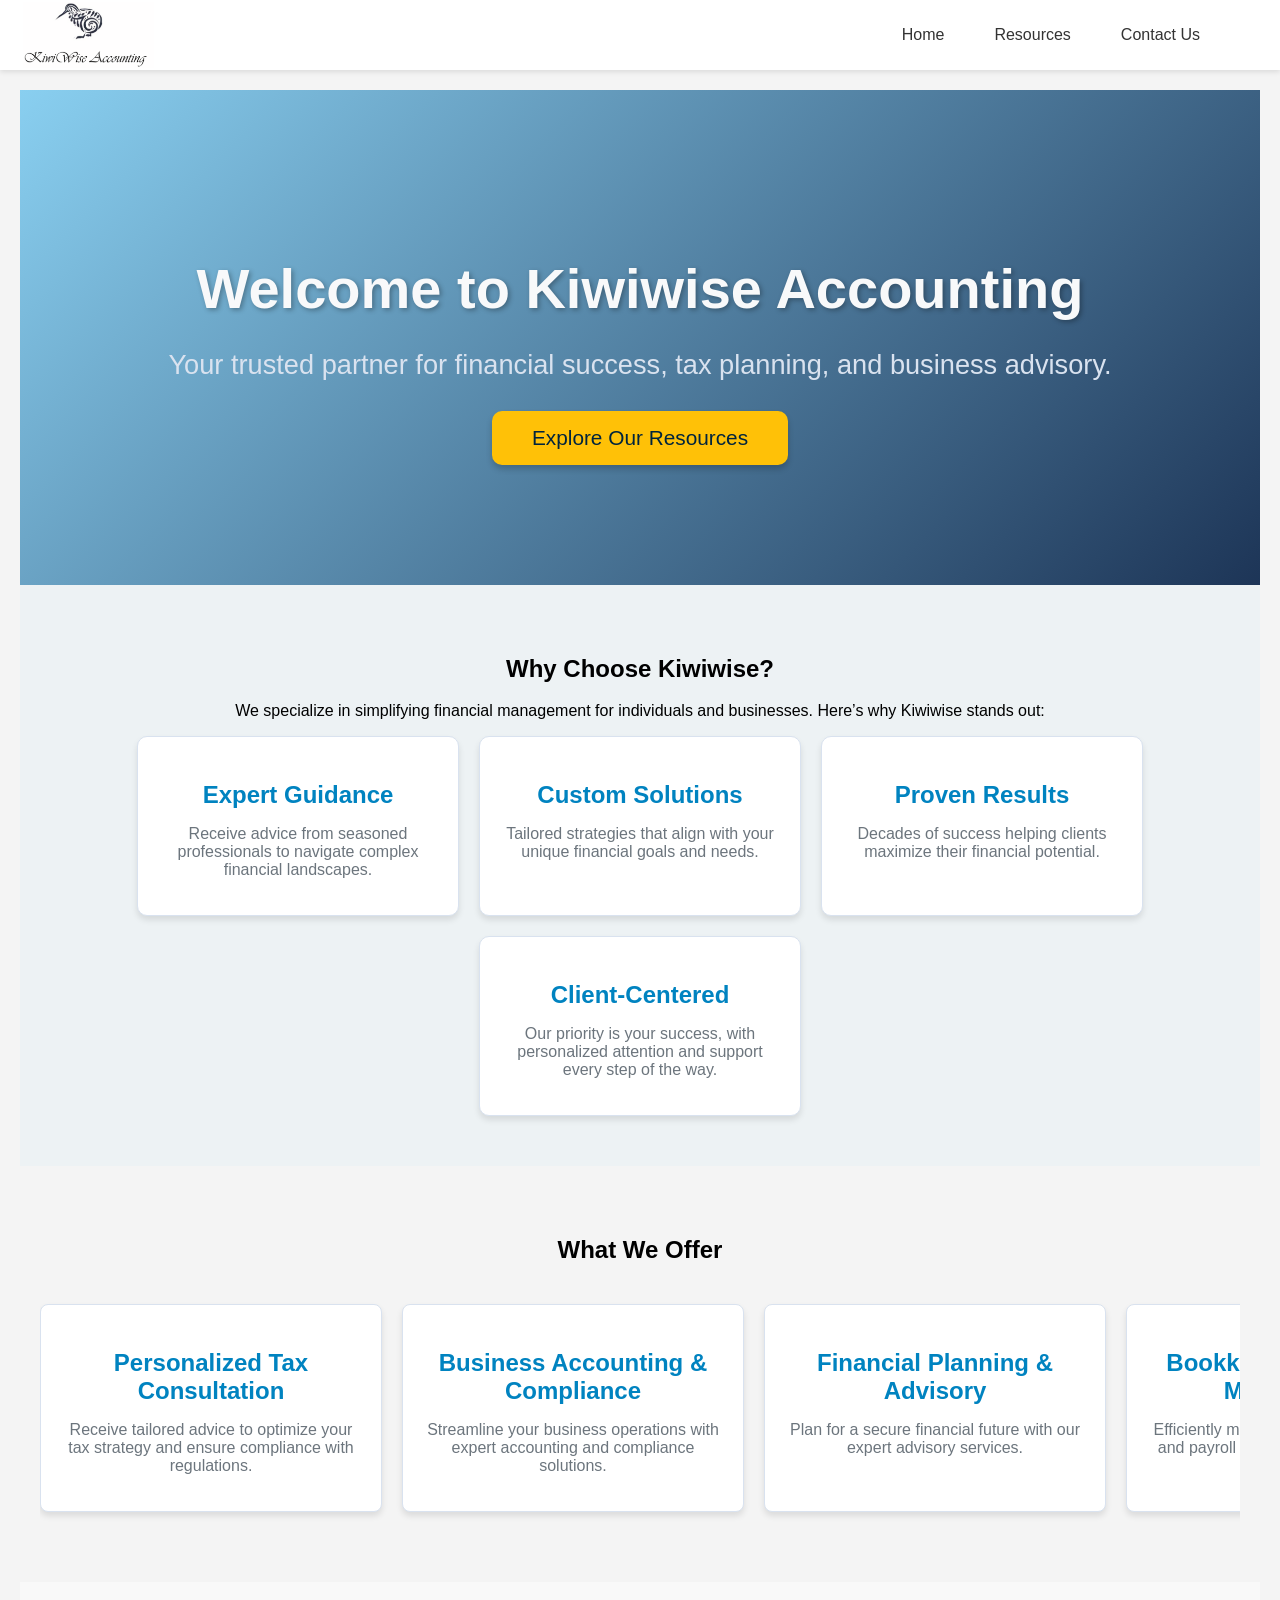
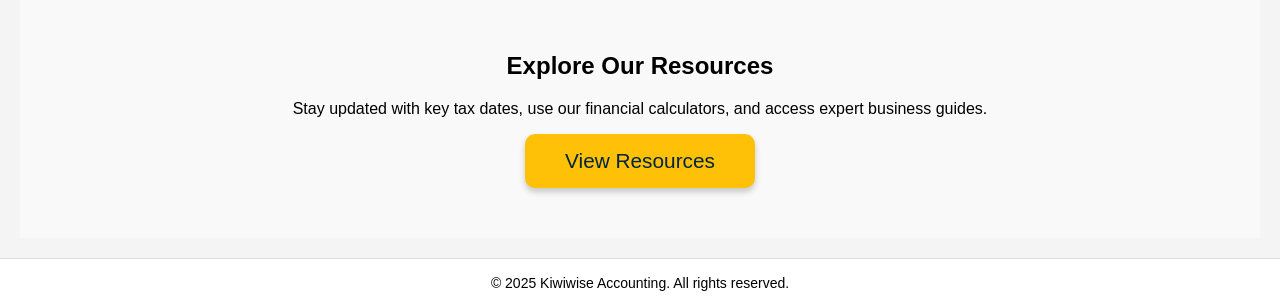
<file: index.html>
<!DOCTYPE html>
<html lang="en">
<head>
    <meta charset="UTF-8">
    <meta name="viewport" content="width=device-width, initial-scale=1.0">
    <link rel="stylesheet" href="style.css">
    <script src="script.js"></script>
    <link rel="icon" type="image/png" href="images/tabicon.png"> <!-- Add this line -->
    <title>Home - Kiwiwise</title>
    <style>
        /* Hero Section */
        .home-hero {
            position: relative;
            background: linear-gradient(135deg, #89CFF0, #1D3557);
            text-align: center;
            padding: 120px 20px;
            color: #F8F9FA;
        }
        .home-hero h1 {
            font-size: 3.5em;
            margin-bottom: 20px;
            font-weight: bold;
            text-shadow: 2px 2px 5px rgba(0, 0, 0, 0.3);
        }
        .home-hero p {
            font-size: 1.7em;
            margin-bottom: 30px;
            color: #D9E2EF;
        }
        .home-cta-button {
            display: inline-block;
            background: #FFC107; /* Gold color */
            color: #00243D;
            padding: 15px 40px;
            font-size: 1.3em;
            text-decoration: none;
            border-radius: 10px;
            box-shadow: 0 4px 6px rgba(0, 0, 0, 0.2);
            transition: all 0.3s ease-in-out;
        }
        .home-cta-button:hover {
            background: #FFA000; /* Darker gold */
            color: #FFFFFF;
            box-shadow: 0 6px 10px rgba(0, 0, 0, 0.3);
            transform: translateY(-3px);
        }

        /* About Section */
        .home-about {
            padding: 50px 20px;
            text-align: center;
            background: #EDF2F4;
        }

        .home-about-list {
            display: flex;
            justify-content: center;
            flex-wrap: wrap;
            gap: 20px;
        }

        .home-about-item {
            background: #FFFFFF;
            border: 1px solid #D9E2EF;
            border-radius: 10px;
            padding: 20px;
            width: 280px;
            text-align: center;
            box-shadow: 0 4px 6px rgba(0, 0, 0, 0.1);
            transition: transform 0.3s ease, box-shadow 0.3s ease;
        }

        .home-about-item:hover {
            transform: translateY(-5px);
            box-shadow: 0 6px 10px rgba(0, 0, 0, 0.2);
        }

        .home-about-item h3 {
            font-size: 1.5em;
            margin-bottom: 10px;
            color: #0083c0;
        }

        .home-about-item p {
            font-size: 1em;
            color: #6C757D;
        }


        /* Services Section */
        .home-services {
            padding: 50px 20px;
            text-align: center;
        }
        .home-service-slider {
            display: flex;
            overflow-x: auto;
            scroll-snap-type: x mandatory;
            gap: 20px;
            padding: 20px 0;
        }
        .home-service-card {
            flex: 0 0 300px;
            scroll-snap-align: start;
            background: #FFFFFF;
            border: 1px solid #D9E2EF;
            border-radius: 8px;
            padding: 20px;
            box-shadow: 0 4px 6px rgba(0, 0, 0, 0.1);
            transition: transform 0.3s ease, box-shadow 0.3s ease;
        }
        .home-service-card:hover {
            transform: translateY(-5px);
            box-shadow: 0 6px 10px rgba(0, 0, 0, 0.2);
        }
        .home-service-card h3 {
            font-size: 1.5em;
            margin-bottom: 10px;
            color: #0083c0;
        }
        .home-service-card p {
            font-size: 1em;
            color: #6C757D;
        }

        /* Resources Section */
        .home-resources {
            padding: 50px 20px;
            text-align: center;
            background: #F9F9F9;
        }

    </style>
</head>
<body>
    <header>
        <div class="header-container">
            <div class="logo">
                <a href="index.html">
                    <img src="images/logo.png" alt="Kiwiwise Logo">
                </a>
            </div>
            <nav>
                <ul class="navbar">
                    <li><a href="index.html">Home</a></li>
                    <li class="dropdown">
                        <a href="resources.html">Resources</a>
                        <ul class="dropdown-menu">
                            <li><a href="resources/resources-keydates.html">Key Dates</a></li>
                            <li><a href="resources/resources-questionnaires.html">Questionnaires</a></li>
                            <li><a href="resources/resources-calculators.html">Calculators</a></li>
                        </ul>
                    </li>
                    <li><a href="contact.html">Contact Us</a></li>
                </ul>
                <div class="hamburger" onclick="toggleMenu()">
                    <div></div>
                    <div></div>
                    <div></div>
                </div>
            </nav>
        </div>
        <div class="mobile-menu">
            <a href="index.html">Home</a>
            <a href="resources.html">Resources</a>
            <a href="contact.html">Contact Us</a>
        </div>
    </header>

    <main>
        <section class="home-hero">
            <h1>Welcome to Kiwiwise Accounting</h1>
            <p>Your trusted partner for financial success, tax planning, and business advisory.</p>
            <a href="resources.html" class="home-cta-button">Explore Our Resources</a>
        </section>

        <section class="home-about">
            <h2>Why Choose Kiwiwise?</h2>
            <p>We specialize in simplifying financial management for individuals and businesses. Here’s why Kiwiwise stands out:</p>
            <div class="home-about-list">
                <div class="home-about-item">
                    <h3>Expert Guidance</h3>
                    <p>Receive advice from seasoned professionals to navigate complex financial landscapes.</p>
                </div>
                <div class="home-about-item">
                    <h3>Custom Solutions</h3>
                    <p>Tailored strategies that align with your unique financial goals and needs.</p>
                </div>
                <div class="home-about-item">
                    <h3>Proven Results</h3>
                    <p>Decades of success helping clients maximize their financial potential.</p>
                </div>
                <div class="home-about-item">
                    <h3>Client-Centered</h3>
                    <p>Our priority is your success, with personalized attention and support every step of the way.</p>
                </div>
            </div>
        </section>

        <section class="home-services">
            <h2>What We Offer</h2>
            <div class="home-service-slider">
                <div class="home-service-card">
                    <h3>Personalized Tax Consultation</h3>
                    <p>Receive tailored advice to optimize your tax strategy and ensure compliance with regulations.</p>
                </div>
                <div class="home-service-card">
                    <h3>Business Accounting & Compliance</h3>
                    <p>Streamline your business operations with expert accounting and compliance solutions.</p>
                </div>
                <div class="home-service-card">
                    <h3>Financial Planning & Advisory</h3>
                    <p>Plan for a secure financial future with our expert advisory services.</p>
                </div>
                <div class="home-service-card">
                    <h3>Bookkeeping & Payroll Management</h3>
                    <p>Efficiently manage your financial records and payroll processes with our support.</p>
                </div>
                <div class="home-service-card">
                    <h3>GST & Tax Return Filing</h3>
                    <p>Ensure accurate and timely GST and tax return filings with our help.</p>
                </div>
                <div class="home-service-card">
                    <h3>Investment and Retirement Planning</h3>
                    <p>Secure your future with strategic investment and retirement planning.</p>
                </div>
            </div>
        </section>

        <section class="home-resources">
            <h2>Explore Our Resources</h2>
            <p>Stay updated with key tax dates, use our financial calculators, and access expert business guides.</p>
            <a href="resources.html" class="home-cta-button">View Resources</a>
        </section>
    </main>

    <footer>
        <p>&copy; 2025 Kiwiwise Accounting. All rights reserved.</p>
    </footer>
</body>
</html>
</file>
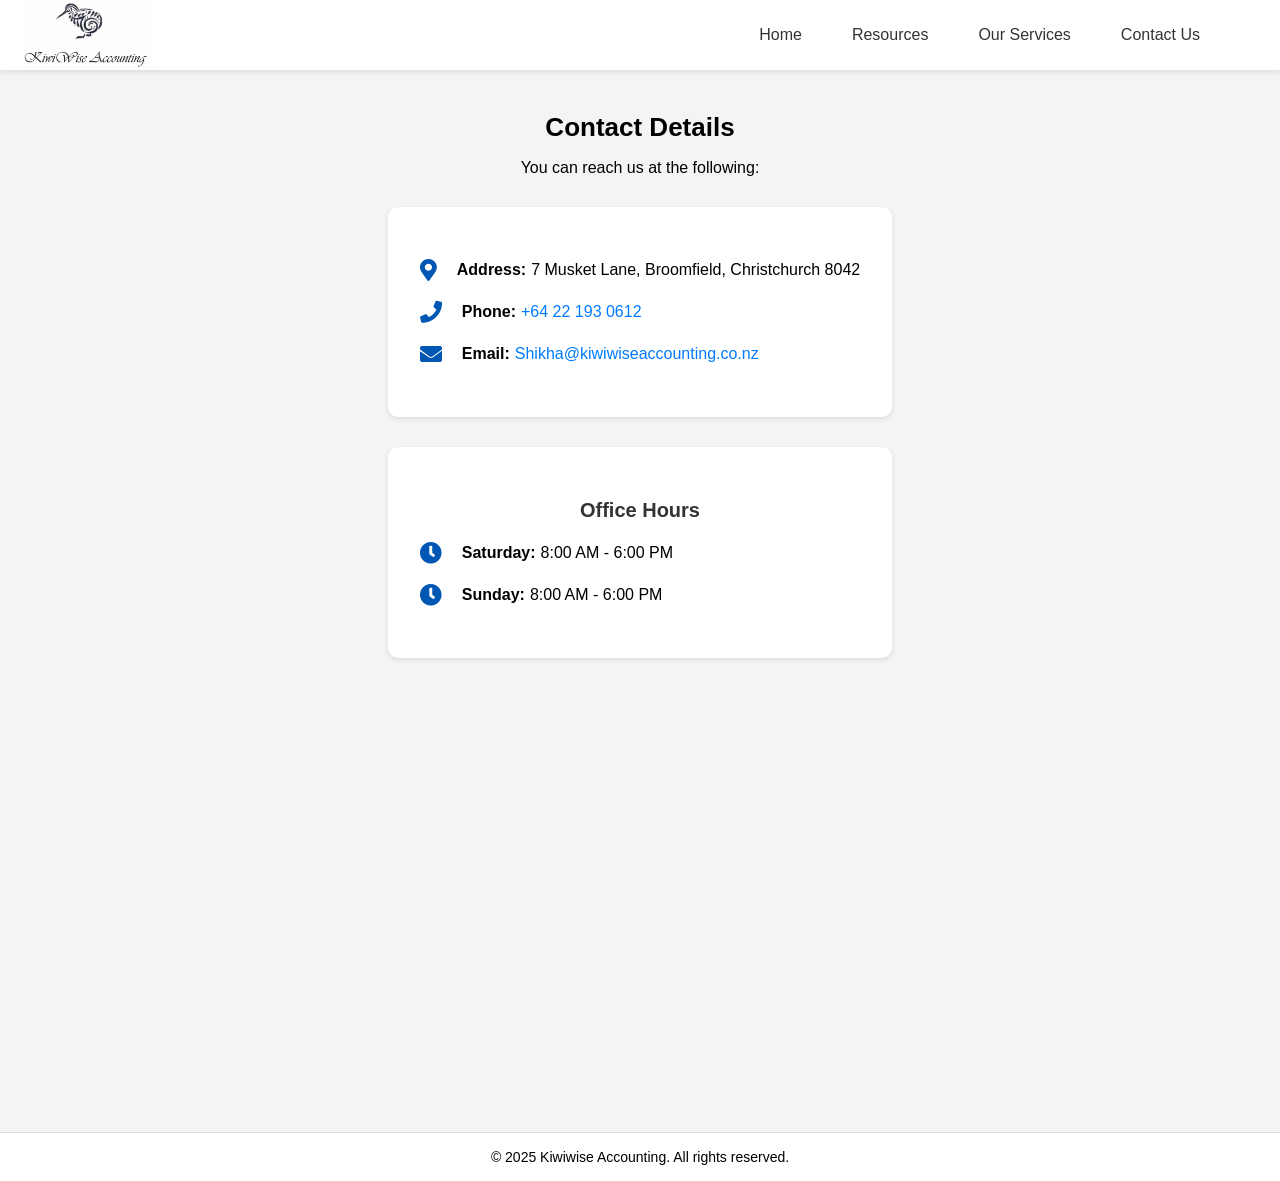
<file: contact.html>
<!DOCTYPE html>
<html lang="en">
<head>
    <meta charset="UTF-8">
    <meta name="viewport" content="width=device-width, initial-scale=1.0">
    <link rel="stylesheet" href="style.css">
    <link rel="icon" type="image/png" href="images/tabicon.png"> <!-- Add this line -->
    <link rel="stylesheet" href="https://cdnjs.cloudflare.com/ajax/libs/font-awesome/5.15.4/css/all.min.css">
    <script src="script.js"></script>
    <title>Contact Us - Kiwiwise</title>
</head>
<body>
    <!-- Header -->
    <header>
        <div class="header-container">
            <div class="logo">
                <a href="index.html">
                    <img src="images/logo.png" alt="Kiwiwise Logo">
                </a>
            </div>
            <nav>
                <ul class="navbar">
                    <li><a href="index.html">Home</a></li>
                    <li class="dropdown">
                        <a href="resources.html">Resources</a>
                        <ul class="dropdown-menu">
                            <li><a href="resources/resources-keydates.html">Key Dates</a></li>
                            <li><a href="resources/resources-questionnaires.html">Questionnaires</a></li>
                            <li><a href="resources/resources-calculators.html">Calculators</a></li>
                        </ul>
                    </li>
                    <li><a href="services.html">Our Services</a></li>
                    <li><a href="contact.html">Contact Us</a></li>
                </ul>
                <div class="hamburger" onclick="toggleMenu()">
                    <div></div>
                    <div></div>
                    <div></div>
                </div>
            </nav>
        </div>
        <div class="mobile-menu">
            <a href="index.html">Home</a>
            <a href="resources.html">Resources</a>
            <a href="contact.html">Contact Us</a>
        </div>
    </header>

    <main id="contact">
        <h2>Contact Details</h2>
        <p>You can reach us at the following:</p>
        <div class="contact-card">
            <ul>
                <li><i class="fas fa-map-marker-alt"></i> <strong>Address:</strong> 7 Musket Lane, Broomfield, Christchurch 8042</li>
                <li><i class="fas fa-phone"></i> <strong>Phone:</strong> <a href="tel:+64221930612">+64 22 193 0612</a></li>
                <li><i class="fas fa-envelope"></i> <strong>Email:</strong> <a href="mailto:Shikha@kiwiwiseaccounting.co.nz">Shikha@kiwiwiseaccounting.co.nz</a></li>
            </ul>
        </div>

        <div class="open-hours">
            <h3>Office Hours</h3>
            <ul>
                <li><i class="fas fa-clock"></i> <strong>Saturday:</strong> 8:00 AM - 6:00 PM</li>
                <li><i class="fas fa-clock"></i> <strong>Sunday:</strong>8:00 AM - 6:00 PM</li>
            </ul>
        </div>

        <iframe
            src="https://www.google.com/maps/embed?pb=!1m18!1m12!1m3!1d3153.7997611409784!2d172.5415958153138!3d-43.51708477912768!2m3!1f0!2f0!3f0!3m2!1i1024!2i768!4f13.1!3m3!1m2!1s0x6d318b70546d7637%3A0x9d25c681c518f281!2s7%20Musket%20Lane%2C%20Broomfield%2C%20Christchurch%208042%2C%20New%20Zealand!5e0!3m2!1sen!2sus!4v1672605970945"
            width="100%"
            height="400"
            style="border:0; margin-top: 20px; border-radius: 10px;"
            allowfullscreen=""
           >
        </iframe>
    </main>
    
    <footer>
        <p>&copy; 2025 Kiwiwise Accounting. All rights reserved.</p>
    </footer>
</body>
</html>
</file>
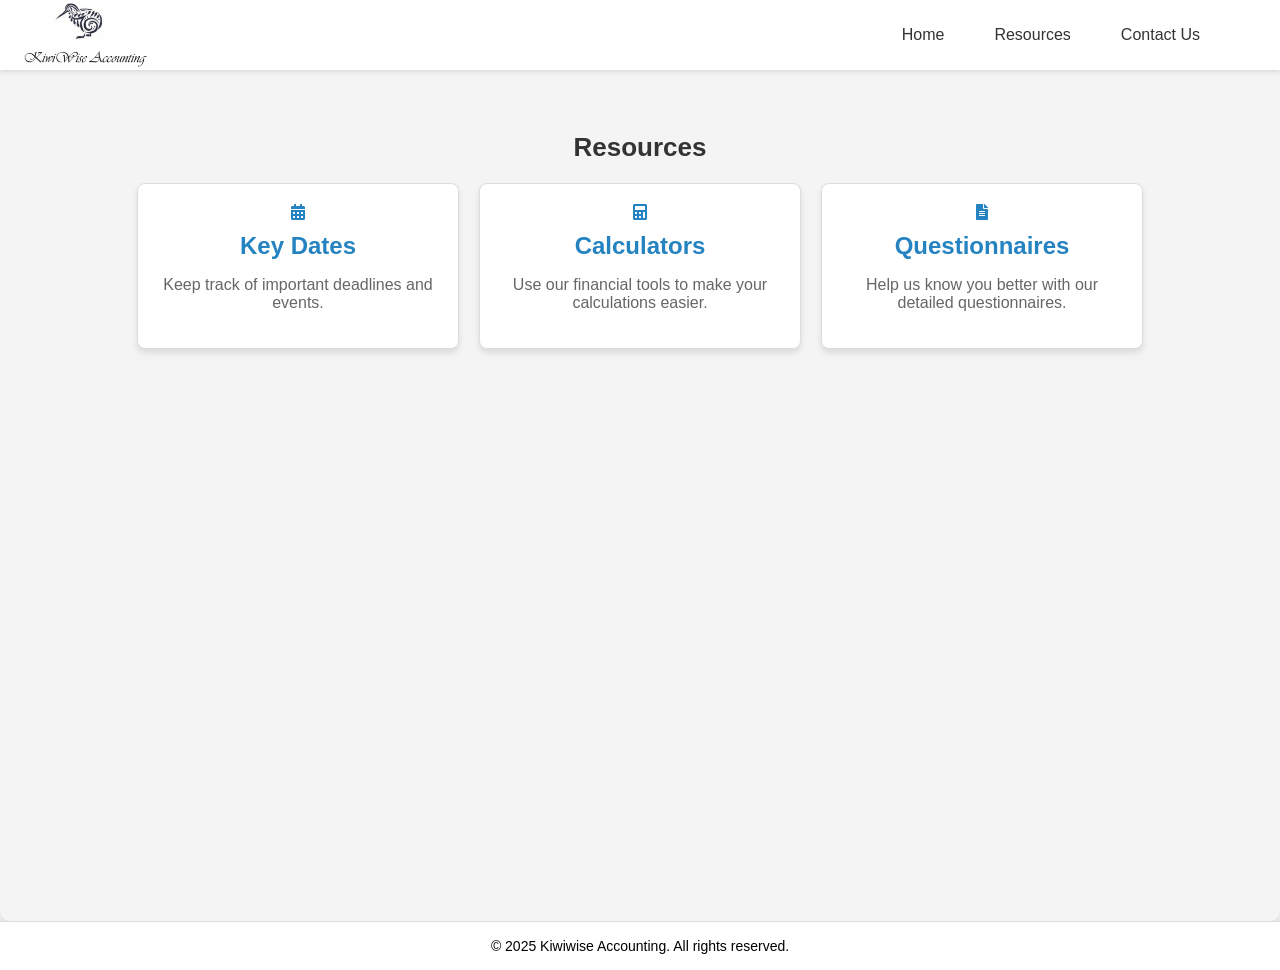
<file: resources.html>
<!DOCTYPE html>
<html lang="en">
<head>
    <meta charset="UTF-8">
    <meta name="viewport" content="width=device-width, initial-scale=1.0">
    <link rel="stylesheet" href="style.css">
    <script src="script.js"></script>
    <link rel="icon" type="image/png" href="images/tabicon.png"> <!-- Add this line -->
    <link rel="stylesheet" href="https://cdnjs.cloudflare.com/ajax/libs/font-awesome/5.15.4/css/all.min.css">
    <title>Resources - Kiwiwise</title>
</head>
<body>
    <!-- Header -->
    <header>
        <div class="header-container">
            <div class="logo">
                <a href="index.html">
                    <img src="images/logo.png" alt="Kiwiwise Logo">
                </a>
            </div>
            <nav>
                <ul class="navbar">
                    <li><a href="index.html">Home</a></li>
                    <li class="dropdown">
                        <a href="resources.html">Resources</a>
                        <ul class="dropdown-menu">
                            <li><a href="resources/resources-keydates.html">Key Dates</a></li>
                            <li><a href="resources/resources-calculators.html">Calculators</a></li>
                            <li><a href="resources/resources-questionnaires.html">Questionnaires</a></li>
                        </ul>
                    </li>
                    <li><a href="contact.html">Contact Us</a></li>
                </ul>
                <div class="hamburger" onclick="toggleMenu()">
                    <div></div>
                    <div></div>
                    <div></div>
                </div>
            </nav>
        </div>
        <div class="mobile-menu">
            <a href="index.html">Home</a>
            <a href="resources.html">Resources</a>
            <a href="contact.html">Contact Us</a>
        </div>
    </header>

    <main id="resources-main">
        <h2>Resources</h2>
        <div class="resource-links">
            <a href="resources/resources-keydates.html" class="resource-card">
                <i class="fas fa-calendar-alt icon"></i>
                <h3>Key Dates</h3>
                <p>Keep track of important deadlines and events.</p>
            </a>
            <a href="resources/resources-calculators.html" class="resource-card">
                <i class="fas fa-calculator icon"></i>
                <h3>Calculators</h3>
                <p>Use our financial tools to make your calculations easier.</p>
            </a>
            <a href="resources/resources-questionnaires.html" class="resource-card">
                <i class="fas fa-file-alt icon"></i>
                <h3>Questionnaires</h3>
                <p>Help us know you better with our detailed questionnaires.</p>
            </a>
        </div>
    </main>
    
    <footer>
        <p>&copy; 2025 Kiwiwise Accounting. All rights reserved.</p>
    </footer>
</body>
</html>
</file>
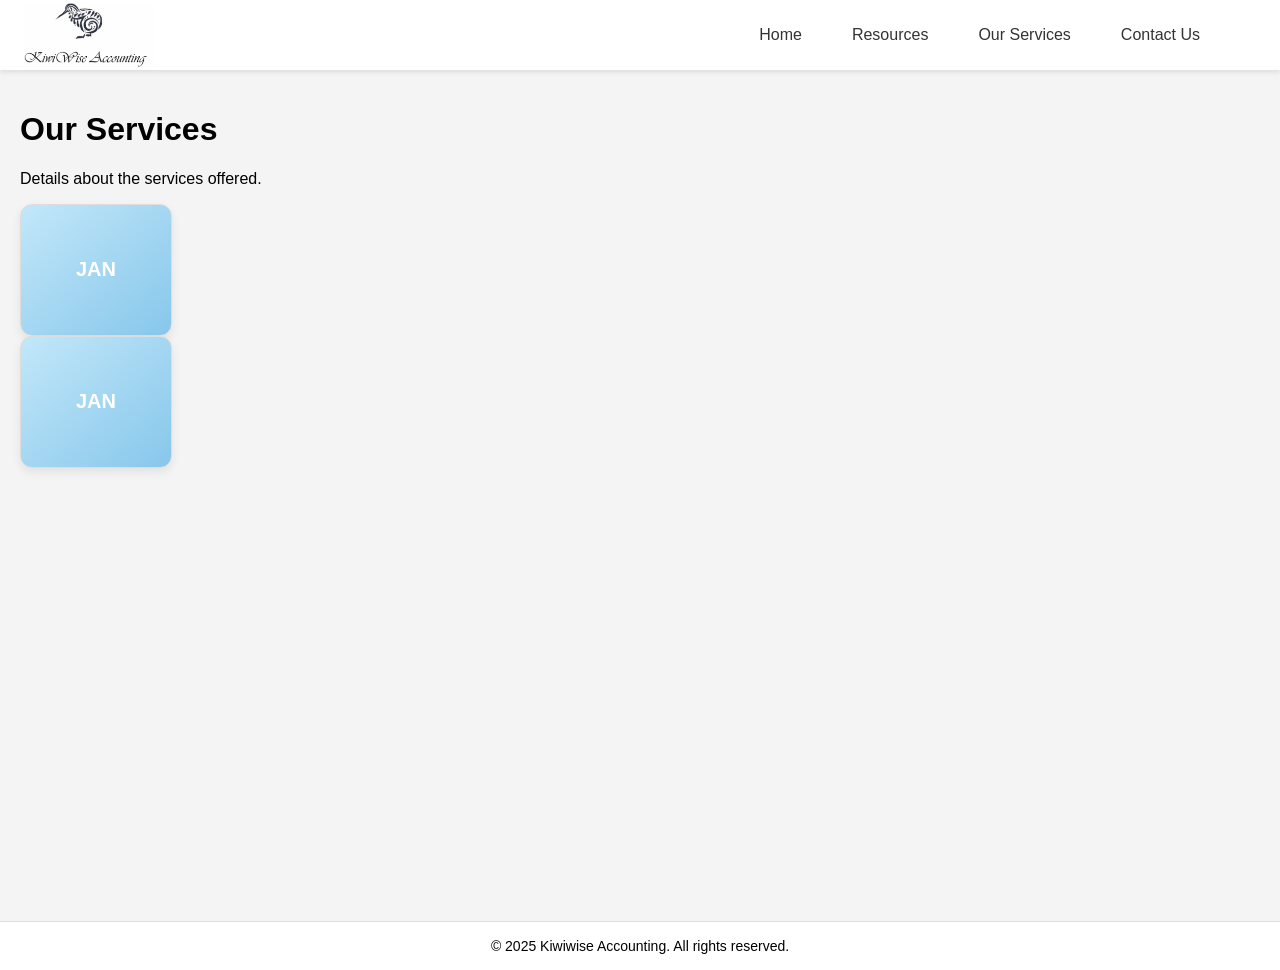
<file: services.html>
<!DOCTYPE html>
<html lang="en">
<head>
    <meta charset="UTF-8">
    <meta name="viewport" content="width=device-width, initial-scale=1.0">
    <link rel="stylesheet" href="style.css">
    <link rel="icon" type="image/png" href="images/tabicon.png">
    <script src="script.js"></script>
    <title>Our Services - Kiwiwise</title>
</head>
<body>
    <!-- Header -->
    <header>
        <div class="header-container">
            <div class="logo">
                <a href="index.html">
                    <img src="images/logo.png" alt="Kiwiwise Logo">
                </a>
            </div>
            <nav>
                <ul class="navbar">
                    <li><a href="index.html">Home</a></li>
                    <li class="dropdown">
                        <a href="resources.html">Resources</a>
                        <ul class="dropdown-menu">
                            <li><a href="resources/resources-keydates.html">Key Dates</a></li>
                            <li><a href="resources/resources-questionnaires.html">Questionnaires</a></li>
                            <li><a href="resources/resources-calculators.html">Calculators</a></li>
                        </ul>
                    </li>
                    <li><a href="services.html">Our Services</a></li>
                    <li><a href="contact.html">Contact Us</a></li>
                </ul>
                <div class="hamburger" onclick="toggleMenu()">
                    <div></div>
                    <div></div>
                    <div></div>
                </div>
            </nav>
        </div>
        <div class="mobile-menu">
            <a href="index.html">Home</a>
            <a href="resources.html">Resources</a>
            <a href="contact.html">Contact Us</a>
        </div>
    </header>

    <main>
        <h1>Our Services</h1>
        <p>Details about the services offered.</p>
        <div class="month-card cue">
            <div class="month-abbreviation">JAN</div>
        </div>
                <div class="month-card cue">
            <div class="month-abbreviation">JAN</div>
        </div>
    </main>

    <footer>
        <p>&copy; 2025 Kiwiwise Accounting. All rights reserved.</p>
    </footer>
</body>
</html>
</file>
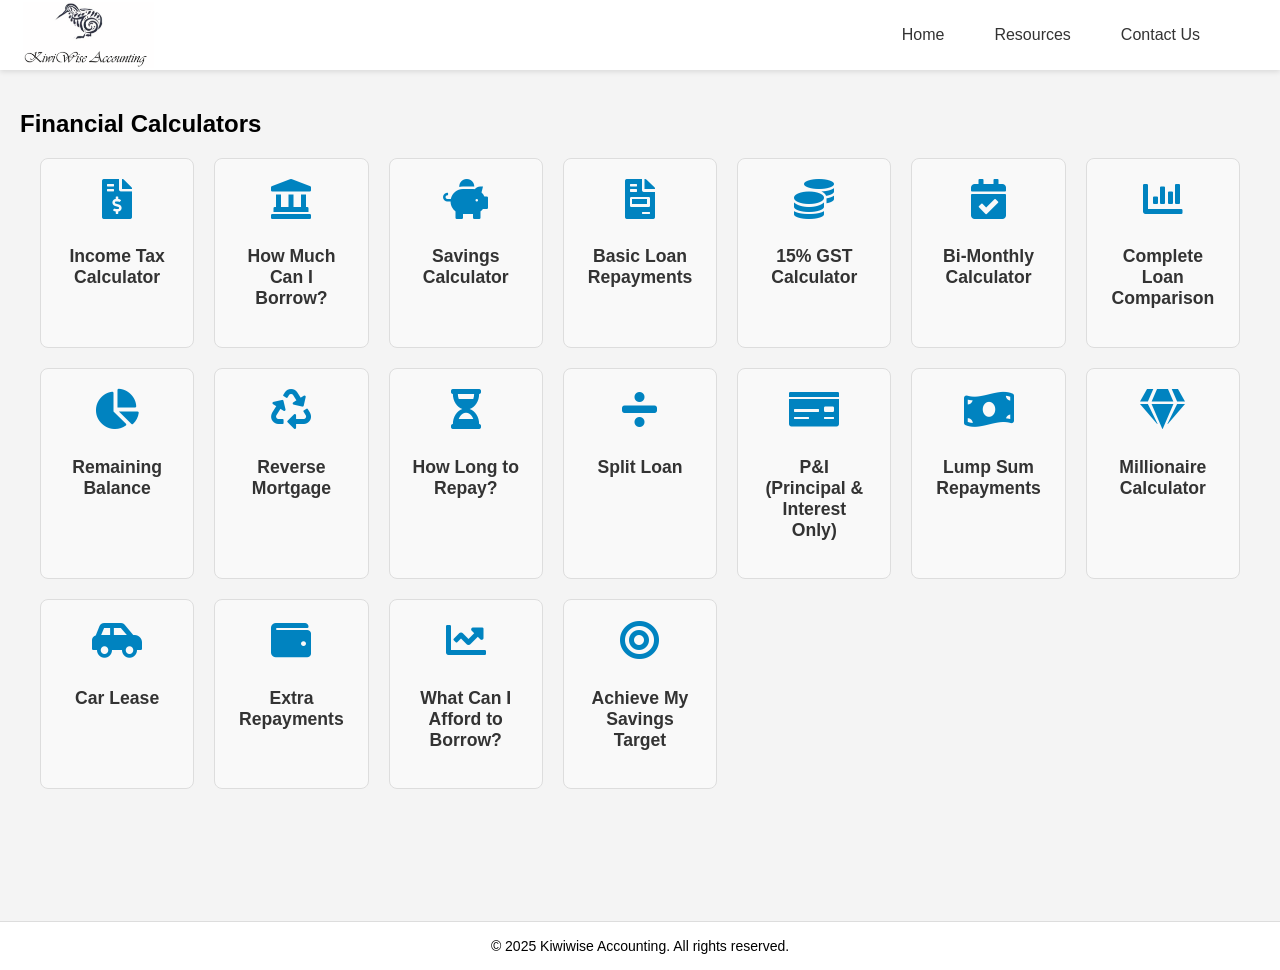
<file: resources/resources-calculators.html>
<!DOCTYPE html>
<html lang="en">
<head>
    <meta charset="UTF-8">
    <meta name="viewport" content="width=device-width, initial-scale=1.0">
    <link rel="stylesheet" href="../style.css">
    <script src="../script.js"></script>
    <link rel="icon" type="image/png" href="../images/tabicon.png"> <!-- Add this line -->
    <link rel="stylesheet" href="https://cdnjs.cloudflare.com/ajax/libs/font-awesome/5.15.4/css/all.min.css">
    <title>Resources - Kiwiwise</title>
</head>
<body>
    <!-- Header -->
    <header>
        <div class="header-container">
            <div class="logo">
                <a href="../index.html">
                    <img src="../images/logo.png" alt="Kiwiwise Logo">
                </a>
            </div>
            <nav>
                <ul class="navbar">
                    <li><a href="../index.html">Home</a></li>
                    <li class="dropdown">
                        <a href="../resources.html">Resources</a>
                        <ul class="dropdown-menu">
                            <li><a href="resources-keydates.html">Key Dates</a></li>
                            <li><a href="resources-calculators.html">Calculators</a></li>
                            <li><a href="resources-questionnaires.html">Questionnaires</a></li>
                        </ul>
                    </li>
                    <li><a href="../contact.html">Contact Us</a></li>
                </ul>
                <div class="hamburger" onclick="toggleMenu()">
                    <div></div>
                    <div></div>
                    <div></div>
                </div>
            </nav>
        </div>
        <div class="mobile-menu">
            <a href="../index.html">Home</a>
            <a href="../resources.html">Resources</a>
            <a href="../contact.html">Contact Us</a>
        </div>
    </header>

    <main id="calculators-main">
        <h2 id="financial-calculators-title">Financial Calculators</h2>
        <div id="calculators-container" class="calculators-container">
            <div class="calculator-card" data-calculator="income-tax-calculator">
                <i class="fas fa-file-invoice-dollar"></i>
                <h3>Income Tax Calculator</h3>
            </div>
            <div class="calculator-card" data-calculator="borrow-calculator">
                <i class="fas fa-landmark"></i>
                <h3>How Much Can I Borrow?</h3>
            </div>
            <div class="calculator-card" data-calculator="savings-calculator">
                <i class="fas fa-piggy-bank"></i>
                <h3>Savings Calculator</h3>
            </div>
            <div class="calculator-card" data-calculator="basic-loan-repayment-calculator">
                <i class="fas fa-file-invoice"></i>
                <h3>Basic Loan Repayments</h3>
            </div>
            <div class="calculator-card" data-calculator="gst-calculator">
                <i class="fas fa-coins"></i>
                <h3>15% GST Calculator</h3>
            </div>
            <div class="calculator-card" data-calculator="bimonthly-tax-calculator">
                <i class="fas fa-calendar-check"></i>
                <h3>Bi-Monthly Calculator</h3>
            </div>
            <div class="calculator-card" data-calculator="loan-comparision-calculator">
                <i class="fas fa-chart-bar"></i>
                <h3>Complete Loan Comparison</h3>
            </div>
            <div class="calculator-card">
                <i class="fas fa-chart-pie"></i>
                <h3>Remaining Balance</h3>
            </div>
            <div class="calculator-card">
                <i class="fas fa-recycle"></i>
                <h3>Reverse Mortgage</h3>
            </div>
            <div class="calculator-card">
                <i class="fas fa-hourglass-half"></i>
                <h3>How Long to Repay?</h3>
            </div>
            <div class="calculator-card">
                <i class="fas fa-divide"></i>
                <h3>Split Loan</h3>
            </div>
            <div class="calculator-card">
                <i class="fas fa-money-check"></i>
                <h3>P&I (Principal & Interest Only)</h3>
            </div>
            <div class="calculator-card">
                <i class="fas fa-money-bill-wave"></i>
                <h3>Lump Sum Repayments</h3>
            </div>
            <div class="calculator-card">
                <i class="fas fa-gem"></i>
                <h3>Millionaire Calculator</h3>
            </div>
            <div class="calculator-card">
                <i class="fas fa-car-side"></i>
                <h3>Car Lease</h3>
            </div>
            <div class="calculator-card">
                <i class="fas fa-wallet"></i>
                <h3>Extra Repayments</h3>
            </div>
            <div class="calculator-card">
                <i class="fas fa-chart-line"></i>
                <h3>What Can I Afford to Borrow?</h3>
            </div>
            <div class="calculator-card">
                <i class="fas fa-bullseye"></i>
                <h3>Achieve My Savings Target</h3>
            </div>
        </div> 
        
        <div id="income-tax-calculator" class="calculator-wrapper calculator-section" style="display: none;">
            <h2>Income Tax Calculator</h2>
            <div class="tax-details">
                <p>Please select which period you would like to calculate your taxable income for:</p>
                <select id="tax-year">
                    <option value="2024">From 1 April 2024 to 31 March 2025</option>
                </select>
                <p>
                    <label for="income">Please enter your Taxable Income, i.e., Gross Salary: $</label>
                    <input type="number" id="income" placeholder="e.g., 50000">
                </p>
                <button id="calculate-tax">Calculate</button>
            </div>
        
            <div class="results" style="display: none; margin-top: 20px; color: #0056b3;">
                <h3>Results</h3>
                <table id="tax-breakdown" style="width: 100%; border-collapse: collapse;">
                    <thead>
                        <tr>
                            <th>Tax Bracket</th>
                            <th>Tax Rate</th>
                            <th>Tax Amount</th>
                        </tr>
                    </thead>
                    <tbody>
                        <!-- Tax rows will be populated dynamically -->
                    </tbody>
                </table>
                <div style="margin-top: 20px;">
                    <table style="width: 100%; border-collapse: collapse;">
                        <thead>
                            <tr>
                                <th>Total Tax</th>
                                <td id="total-tax">$0.00</td>
                            </tr>
                            <tr>
                                <th>ACC Earners' Levy (1.6%)</th>
                                <td id="acc-levy">$0.00</td>
                            </tr>
                            <tr>
                                <th>Net Income (after tax and ACC Levy)</th>
                                <td id="net-income">$0.00</td>
                            </tr>
                            <tr>
                                <th>Net Income Per Month</th>
                                <td id="net-month">$0.00</td>
                            </tr>
                            <tr>
                                <th>Net Income Per Fortnight</th>
                                <td id="net-fortnight">$0.00</td>
                            </tr>
                            <tr>
                                <th>Net Income Per Week</th>
                                <td id="net-week">$0.00</td>
                            </tr>
                        </thead>
                    </table>
                </div>
                <p style="margin-top: 20px; font-size: 12px; color: #555;">
                    <strong>Disclaimer:</strong> This calculator is intended for informational purposes only and should not be considered financial advice. Tax laws and rates may vary.
            </div>
        
            <button class="back-to-calculators" style="margin-top: 20px;">Back to Calculators</button>
        </div> 

        <div id="borrow-calculator" class="calculator-wrapper calculator-section" style="display: none;">
            <h2 style="color: #0056b3;">How Much Can I Borrow?</h2>
            <form id="borrow-form">
                <!-- Loan Details Section -->
                <fieldset>
                    <legend>Loan Details</legend>
                    <label for="loan-term">Loan Term (years):</label>
                    <select id="loan-term">
                        <option value="30">30</option>
                        <option value="25">25</option>
                        <option value="20">20</option>
                        <option value="15">15</option>
                        <option value="10">10</option>
                    </select>
                    <label for="interest-rate">Interest Rate (%):</label>
                    <input type="number" id="interest-rate" placeholder="e.g., 5.50" step="0.01" min="0">
                </fieldset>
        
                <!-- Income Section -->
                <fieldset>
                    <legend>Income</legend>
                    <!-- Gross Income 1 -->
                    <label for="gross-income-1">Gross Income 1:</label>
                    <div class="currency-input">
                        <span>$</span>
                        <input type="number" id="gross-income-1" placeholder="e.g., 75000" step="1000" min="0">
                    </div>
                    <label for="frequency-income-1">Frequency:</label>
                    <select id="frequency-income-1">
                        <option value="annually">Annually</option>
                        <option value="monthly">Monthly</option>
                        <option value="fortnightly">Fortnightly</option>
                        <option value="weekly">Weekly</option>
                    </select>
        
                    <!-- Gross Income 2 -->
                    <label for="gross-income-2">Gross Income 2:</label>
                    <div class="currency-input">
                        <span>$</span>
                        <input type="number" id="gross-income-2" placeholder="e.g., 50000" step="1000" min="0">
                    </div>
                    <label for="frequency-income-2">Frequency:</label>
                    <select id="frequency-income-2">
                        <option value="annually">Annually</option>
                        <option value="monthly">Monthly</option>
                        <option value="fortnightly">Fortnightly</option>
                        <option value="weekly">Weekly</option>
                    </select>
        
                    <!-- Untaxed Income -->
                    <label for="untaxed-income">Untaxed Income:</label>
                    <div class="currency-input">
                        <span>$</span>
                        <input type="number" id="untaxed-income" placeholder="e.g., 0" step="1000" min="0">
                    </div>
                    <label for="frequency-untaxed-income">Frequency:</label>
                    <select id="frequency-untaxed-income">
                        <option value="annually">Annually</option>
                        <option value="monthly">Monthly</option>
                        <option value="fortnightly">Fortnightly</option>
                        <option value="weekly">Weekly</option>
                    </select>
        
                    <!-- Rental Income -->
                    <label for="rental-income">Rental Income:</label>
                    <div class="currency-input">
                        <span>$</span>
                        <input type="number" id="rental-income" placeholder="e.g., 0" step="1000" min="0">
                    </div>
                    <label for="frequency-rental-income">Frequency:</label>
                    <select id="frequency-rental-income">
                        <option value="annually">Annually</option>
                        <option value="monthly">Monthly</option>
                        <option value="fortnightly">Fortnightly</option>
                        <option value="weekly">Weekly</option>
                    </select>
                </fieldset>
        
                <!-- Expenses Section -->
                <fieldset>
                    <legend>Expenses</legend>
                    <!-- Other Loans -->
                    <label for="other-loans">Other Loans:</label>
                    <div class="currency-input">
                        <span>$</span>
                        <input type="number" id="other-loans" placeholder="e.g., 0" step="1000" min="0">
                    </div>
                    <label for="frequency-other-loans">Frequency:</label>
                    <select id="frequency-other-loans">
                        <option value="monthly">Monthly</option>
                        <option value="fortnightly">Fortnightly</option>
                        <option value="weekly">Weekly</option>
                    </select>
        
                    <!-- Car Loan Repayments -->
                    <label for="car-loan-repayments">Car Loan Repayments Per Month:</label>
                    <div class="currency-input">
                        <span>$</span>
                        <input type="number" id="car-loan-repayments" placeholder="e.g., 0" step="100" min="0">
                    </div>
        
                    <!-- Credit Card Limit -->
                    <label for="credit-card-limit">Total Credit Card Limit:</label>
                    <div class="currency-input">
                        <span>$</span>
                        <input type="number" id="credit-card-limit" placeholder="e.g., 0" step="100" min="0">
                    </div>
        
                    <!-- Number of Dependents -->
                    <label for="dependents">Number of Dependents:</label>
                    <input type="number" id="dependents" placeholder="e.g., 0" step="1" min="0">
                </fieldset>
        
                <!-- Calculate Button -->
                <button type="button" id="calculate-borrow">Calculate</button>
            </form>
        
            <!-- Results Section -->
            <div id="borrow-results" style="display: none; margin-top: 20px;">
                <h3>Results</h3>
                <p>You can borrow up to: <strong id="borrow-amount">$0.00</strong></p>
                <p>Monthly repayments: <strong id="monthly-repayment">$0.00</strong></p>
                <p>Total interest payable: <strong id="total-interest">$0.00</strong></p>
                <p>Fortnightly repayments: <strong id="fortnightly-repayment">$0.00</strong></p>
                <p>Weekly repayments: <strong id="weekly-repayment">$0.00</strong></p>
            </div>
        
            <!-- Back Button -->
            <button class="back-to-calculators">Back to Calculators</button>
        </div>

        <div id="savings-calculator" class="calculator-wrapper calculator-section" style="display: none;">
            <h2 style="color: #0056b3;">Savings Calculator</h2>
            <form id="savings-form">
                <!-- Savings Details -->
                <fieldset>
                    <legend>Savings Details</legend>
                    <label for="savings-term">Saving Term (years):</label>
                    <select id="savings-term">
                        <option value="1">1 year</option>
                        <option value="2">2 years</option>
                        <option value="3">3 years</option>
                        <option value="4">4 years</option>
                        <option value="5" selected>5 years</option>
                    </select>
        
                    <label for="savings-initial-amount">Initial Amount:</label>
                    <div class="currency-input">
                        <span>$</span>
                        <input type="number" id="savings-initial-amount" placeholder="e.g., 1000" step="100" min="0">
                    </div>
        
                    <label for="savings-deposit-amount">Deposit Amount:</label>
                    <div class="currency-input">
                        <span>$</span>
                        <input type="number" id="savings-deposit-amount" placeholder="e.g., 200" step="10" min="0">
                    </div>
        
                    <label for="savings-deposit-frequency">Deposit Frequency:</label>
                    <select id="savings-deposit-frequency">
                        <option value="weekly">Weekly</option>
                        <option value="fortnightly">Fortnightly</option>
                        <option value="monthly">Monthly</option>
                        <option value="annually">Annually</option>
                    </select>
        
                    <label for="savings-interest-rate">Interest Rate (%):</label>
                    <input type="number" id="savings-interest-rate" placeholder="e.g., 4.00" step="0.01" min="0">
                </fieldset>
        
                <!-- Calculate Button -->
                <button type="button" id="calculate-savings">Calculate</button>
            </form>
        
            <!-- Results Section -->
            <div id="savings-results" style="display: none; margin-top: 20px;">
                <h3>Results</h3>
                <p>Total amount at the end of term: <strong id="total-amount">$0.00</strong></p>
                <p>Total amount deposited: <strong id="total-deposited">$0.00</strong></p>
                <p>Total interest earned: <strong id="savings-total-interest">$0.00</strong></p>
            </div>
        
            <!-- Back Button -->
            <button class="back-to-calculators">Back to Calculators</button>
        </div>

        <div id="basic-loan-repayment-calculator" class="calculator-wrapper calculator-section" style="display: none;">
            <h2 style="color: #0056b3;">Basic Loan Repayments</h2>
            <form id="basic-loan-repayment-form">
                <fieldset>
                    <legend>Loan Details</legend>
                    <label for="loan-amount">Loan Amount:</label>
                    <div class="currency-input">
                        <span>$</span>
                        <input type="number" id="loan-amount" placeholder="e.g., 350000" step="1000" min="0">
                    </div>
                </fieldset>
        
                <!-- Loan Options -->
                <div class="loan-options">
                    <!-- Loan A -->
                    <fieldset>
                        <legend>Loan A</legend>
                        <label for="loan-a-term">Loan Term (years):</label>
                        <select id="loan-a-term">
                            <option value="15">15 years</option>
                            <option value="20">20 years</option>
                            <option value="25">25 years</option>
                            <option value="30" selected>30 years</option>
                        </select>
        
                        <label for="loan-a-rate">Interest Rate (%):</label>
                        <input type="number" id="loan-a-rate" placeholder="e.g., 5.5" step="0.01" min="0">
        
                        <label for="loan-a-frequency">Repayment Frequency:</label>
                        <select id="loan-a-frequency">
                            <option value="weekly">Weekly</option>
                            <option value="fortnightly" selected>Fortnightly</option>
                            <option value="monthly">Monthly</option>
                        </select>
                    </fieldset>
        
                    <!-- Loan B -->
                    <fieldset>
                        <legend>Loan B</legend>
                        <label for="loan-b-term">Loan Term (years):</label>
                        <select id="loan-b-term">
                            <option value="15">15 years</option>
                            <option value="20">20 years</option>
                            <option value="25" selected>25 years</option>
                            <option value="30">30 years</option>
                        </select>
        
                        <label for="loan-b-rate">Interest Rate (%):</label>
                        <input type="number" id="loan-b-rate" placeholder="e.g., 5.5" step="0.01" min="0">
        
                        <label for="loan-b-frequency">Repayment Frequency:</label>
                        <select id="loan-b-frequency">
                            <option value="weekly">Weekly</option>
                            <option value="fortnightly">Fortnightly</option>
                            <option value="monthly" selected>Monthly</option>
                        </select>
                    </fieldset>
                </div>
        
                <!-- Add more loans if needed -->
                <button type="button" id="calculate-loans">Calculate</button>
            </form>
        
            <!-- Results Section -->
            <div id="loan-results" style="display: none; margin-top: 20px;">
                <h3>Results</h3>
                <p id="loan-summary"></p>
                <div id="loan-comparison">
                    <h4>Loan A</h4>
                    <p>Periodic Payment: <span id="loan-a-periodic"></span></p>
                    <p>Total Cost: <span id="loan-a-total"></span></p>
        
                    <h4>Loan B</h4>
                    <p>Periodic Payment: <span id="loan-b-periodic"></span></p>
                    <p>Total Cost: <span id="loan-b-total"></span></p>
                </div>
            </div>
        
            <!-- Back Button -->
            <button class="back-to-calculators">Back to Calculators</button>
        </div>
        
        
        
    
    </main>
    
    <footer>
        <p>&copy; 2025 Kiwiwise Accounting. All rights reserved.</p>
    </footer>
</body>
</html>
</file>
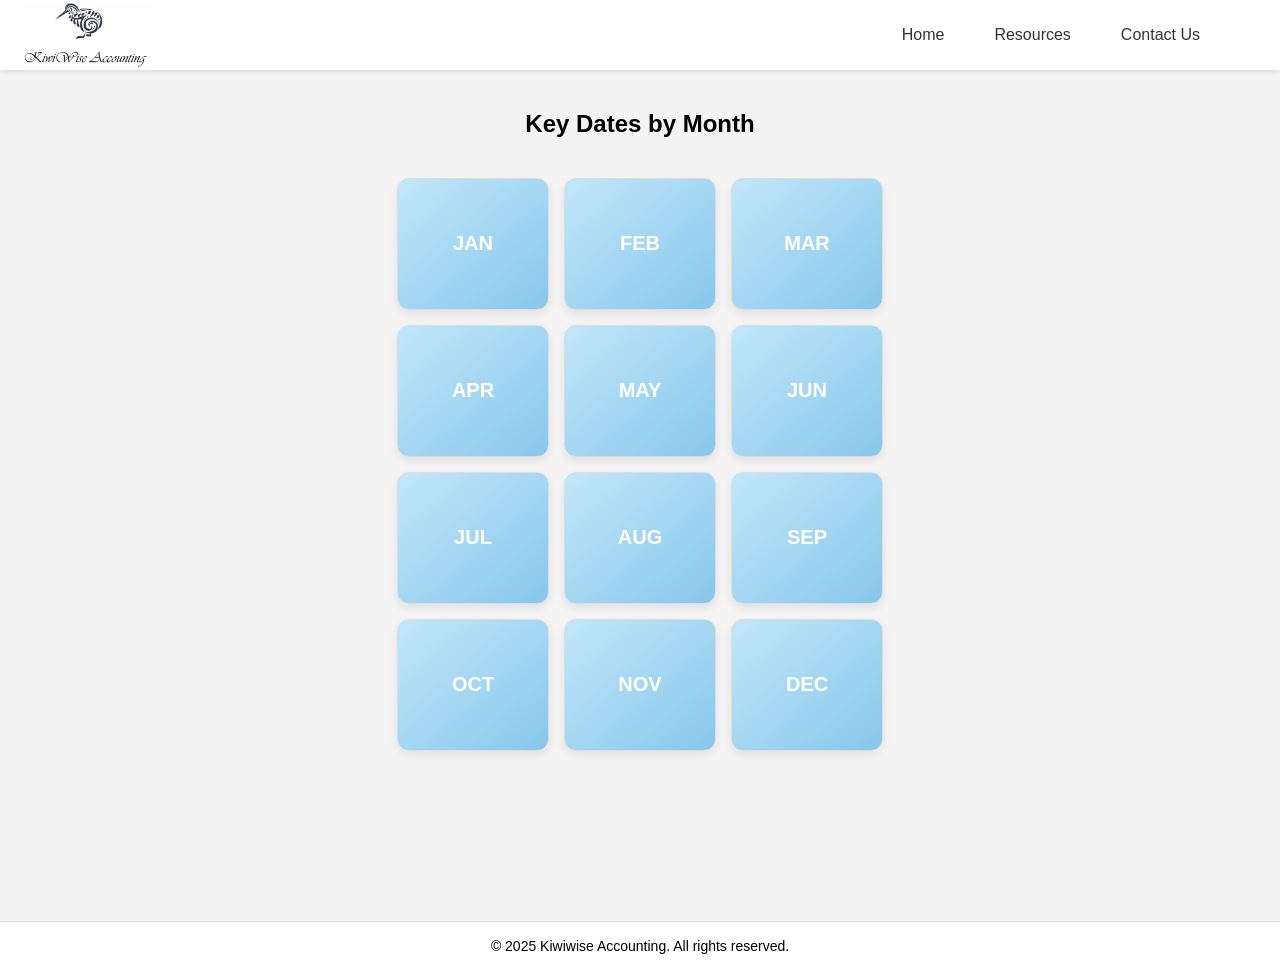
<file: resources/resources-keydates.html>
<!DOCTYPE html>
<html lang="en">
<head>
    <meta charset="UTF-8">
    <meta name="viewport" content="width=device-width, initial-scale=1.0">
    <link rel="stylesheet" href="../style.css">
    <link rel="icon" type="image/png" href="../images/tabicon.png"> <!-- Add this line -->
    <link rel="stylesheet" href="https://cdnjs.cloudflare.com/ajax/libs/font-awesome/5.15.4/css/all.min.css">
    <script src="/script.js" defer></script>
    <title>Resources - Kiwiwise</title>
</head>
<body>
    <!-- Header -->
    <header>
        <div class="header-container">
            <div class="logo">
                <a href="../index.html">
                    <img src="../images/logo.png" alt="Kiwiwise Logo">
                </a>
            </div>
            <nav>
                <ul class="navbar">
                    <li><a href="../index.html">Home</a></li>
                    <li class="dropdown">
                        <a href="../resources.html">Resources</a>
                        <ul class="dropdown-menu">
                            <li><a href="resources-keydates.html">Key Dates</a></li>
                            <li><a href="resources-calculators.html">Calculators</a></li>
                            <li><a href="resources-questionnaires.html">Questionnaires</a></li>
                        </ul>
                    </li>
                    <li><a href="../contact.html">Contact Us</a></li>
                </ul>
                <div class="hamburger" onclick="toggleMenu()">
                    <div></div>
                    <div></div>
                    <div></div>
                </div>
            </nav>
        </div>
        <div class="mobile-menu">
            <a href="../index.html">Home</a>
            <a href="../resources.html">Resources</a>
            <a href="../contact.html">Contact Us</a>
        </div>
    </header>

    <main id="keydates-main">
        <div id="back-button-container" style="display: none;">
            <button id="back-button" class="back-button">Back to Months</button>
        </div>
        <h2 id="month-header" style="text-align: center;">Key Dates by Month</h2>
        <div id="months-container" class="months-container">
            <!-- Cue cards for months will be dynamically added here -->
        </div>
        <div id="key-dates-container" class="key-dates-container" style="display: none;">
            <!-- Key dates for the selected month will be displayed here -->
        </div>
    </main>
    
    <footer>
        <p>&copy; 2025 Kiwiwise Accounting. All rights reserved.</p>
    </footer>
</body>
</html>
</file>
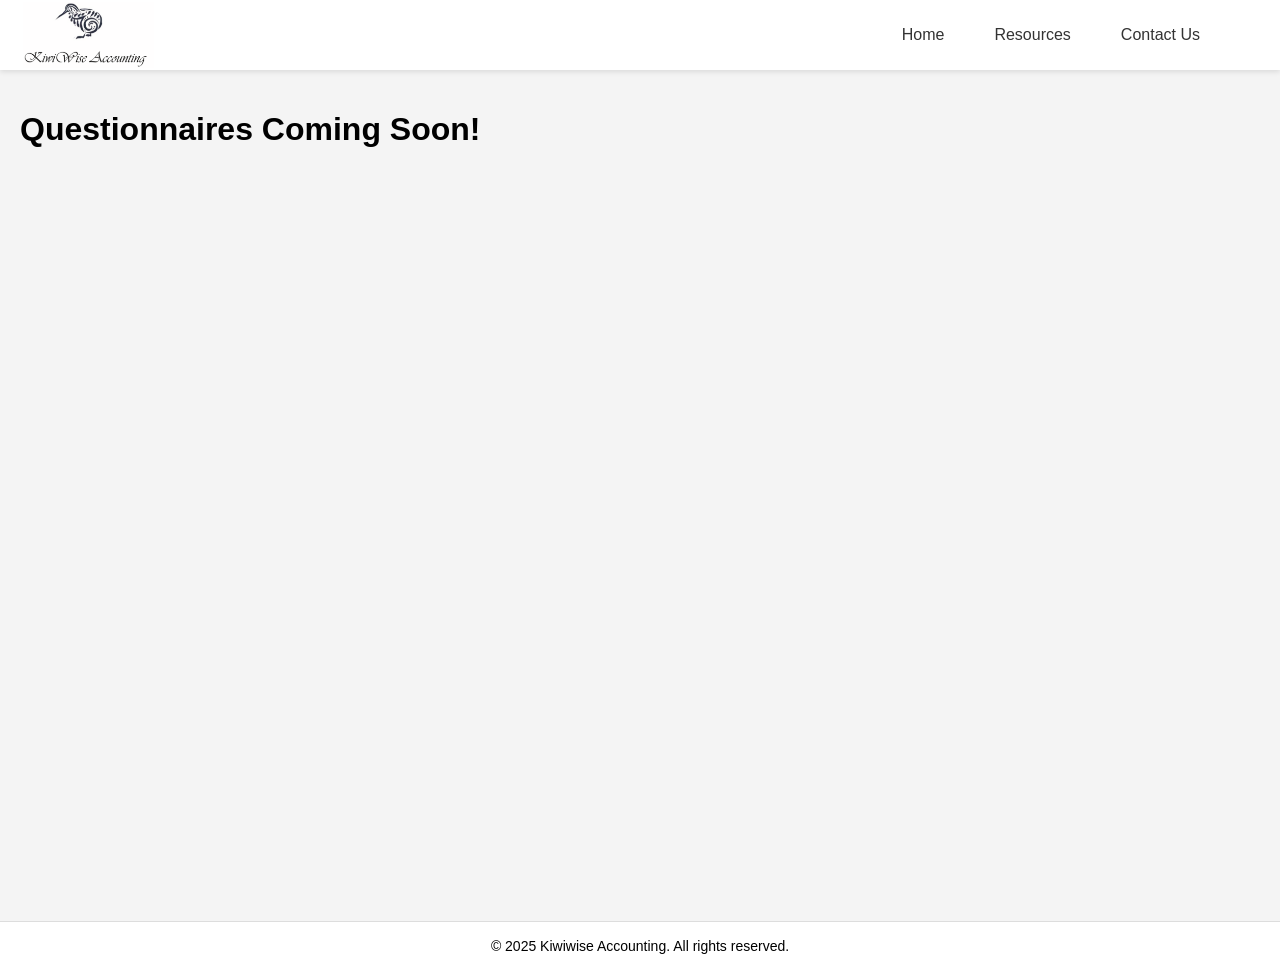
<file: resources/resources-questionnaires.html>
<!DOCTYPE html>
<html lang="en">
<head>
    <meta charset="UTF-8">
    <meta name="viewport" content="width=device-width, initial-scale=1.0">
    <link rel="stylesheet" href="../style.css">
    <link rel="icon" type="image/png" href="../images/tabicon.png"> <!-- Add this line -->
    <link rel="stylesheet" href="https://cdnjs.cloudflare.com/ajax/libs/font-awesome/5.15.4/css/all.min.css">
    <script src="../script.js"></script>
    <title>Resources - Kiwiwise</title>
</head>
<body>
    <!-- Header -->
    <header>
        <div class="header-container">
            <div class="logo">
                <a href="../index.html">
                    <img src="../images/logo.png" alt="Kiwiwise Logo">
                </a>
            </div>
            <nav>
                <ul class="navbar">
                    <li><a href="../index.html">Home</a></li>
                    <li class="dropdown">
                        <a href="../resources.html">Resources</a>
                        <ul class="dropdown-menu">
                            <li><a href="resources-keydates.html">Key Dates</a></li>
                            <li><a href="resources-calculators.html">Calculators</a></li>
                            <li><a href="resources-questionnaires.html">Questionnaires</a></li>
                        </ul>
                    </li>
                    <li><a href="../contact.html">Contact Us</a></li>
                </ul>
                <div class="hamburger" onclick="toggleMenu()">
                    <div></div>
                    <div></div>
                    <div></div>
                </div>
            </nav>
        </div>
        <div class="mobile-menu">
            <a href="../index.html">Home</a>
            <a href="../resources.html">Resources</a>
            <a href="../contact.html">Contact Us</a>
        </div>
    </header>

    <main>
        <h1>
            Questionnaires Coming Soon!
        </h1>
    </main>
    
    <footer>
        <p>&copy; 2025 Kiwiwise Accounting. All rights reserved.</p>
    </footer>
</body>
</html>
</file>
<file: style.css>
* {
  word-wrap: break-word;
  overflow-wrap: break-word;
}

html, body {
  overflow-x: hidden;
  scroll-behavior: smooth;
}

 input,
select,
textarea {
  font-size: 16px !important;  /* Prevents mobile zoom-in */
}
/* Body Styling */

body {
    background-color: #f4f4f4; /* Light gray background */
    font-family: Arial, sans-serif; /* Optional: Set a font */
    margin: 0; /* Remove any default margin */
    padding: 0; /* Remove any default padding */
    padding-top: 70px; /* Match the header height to avoid overlap */
    background-color: #f4f4f4; /* Ensure the background matches your design */
    display: flex;
    flex-direction: column; /* Stack header, main, and footer vertically */
    min-height: 100vh; /* Ensure body fills the full viewport height */
}

/* General Header Styling */
header {
    background-color: #fff; /* White background */
    box-shadow: 0 2px 5px rgba(0, 0, 0, 0.1); /* Subtle shadow */
    position: fixed; /* Fix the header at the top */
    top: 0; /* Align to the top edge */
    width: 100%; /* Ensure the header spans the full width */
    z-index: 1000; /* Keep it above all other content */
    height: 70px; /* Fixed height for the header */
}

/* Header Container */
.header-container {
    display: flex; /* Use Flexbox for layout */
    justify-content: space-between; /* Space out logo and nav */
    align-items: center; /* Center all items vertically */
    height: 70px; /* Set consistent height for the header */
    padding: 0 20px; /* Add padding to the sides */
}

/* Logo Styling */
.logo {
    display: flex;
    align-items: center;
    margin: 0; /* Remove margins to align the logo properly */
    padding: 0; /* Remove extra padding */
}

.logo img {
    height: 100%; /* Match the header height */
    max-height: 70px; /* Prevent the logo from exceeding the header height */
    object-fit: contain; /* Maintain logo proportions */
}

/* Navbar Styling */
.navbar {
    list-style: none; /* Remove bullet points */
    display: flex; /* Align nav items horizontally */
    margin: 0; /* Reset margins */
    padding: 0; /* Reset padding */
}

.navbar a {
    text-decoration: none; /* Remove underline from links */
    font-size: 16px; /* Set font size for nav links */
    line-height: 1; /* Ensure proper vertical centering */
    color: #333; /* Default text color */
    padding: 5px 10px; /* Add padding around links for better click area */
}

.navbar li {
    margin: 0 15px; /* Space between nav items */
}

/* Add extra space to the last item */
.navbar li:last-child {
    margin-right: 50px; /* Add extra space to the right of "Contact Us" */
}

.navbar a:hover {
    color: #007bff; /* Adjust highlight color */
}
/* Dropdown Menu */
.dropdown {
    position: relative; /* Ensure the dropdown menu is positioned relative to this item */
}

.dropdown:hover .dropdown-menu {
    display: block;
}

.dropdown-menu {
    display: none;
    position: absolute;
    top: 100%;
    left: 0;
    background-color: #fff;
    box-shadow: 0 2px 5px rgba(0, 0, 0, 0.1);
    list-style: none;
    margin: 0;
    padding: 10px 0;
    min-width: 150px;
    z-index: 1000;
}

.dropdown-menu li {
    margin: 0;
}

.dropdown-menu a {
    display: block;
    padding: 5px 15px;
    color: #333;
    text-decoration: none;
    font-size: 14px;
    width: 100%; /* Ensure the link spans the full width of the dropdown menu */
    box-sizing: border-box; /* Include padding in width calculation */
}

.dropdown-menu a:hover {
    background-color: #f8f9fa;
    color: #007bff;
    cursor: pointer;
}


.hamburger {
    display: none;
    flex-direction: column;
    gap: 5px;
    cursor: pointer;
 }
    
.hamburger div {
    width: 25px;
    height: 3px;
    background: #333;
    transition: all 0.3s ease;
}
    
.hamburger.active div:nth-child(1) {
    transform: translateY(8px) rotate(45deg);
}
    
.hamburger.active div:nth-child(2) {
    opacity: 0;
}
    
.hamburger.active div:nth-child(3) {
    transform: translateY(-8px) rotate(-45deg);
}
    
.mobile-menu {
    display: none;
    position: absolute;
    top: 100%;
    left: 0;
    background: #FFFFFF;
    width: 100%;
    box-shadow: 0 2px 4px rgba(0, 0, 0, 0.1);
    flex-direction: column;
    padding: 1rem 0;
    text-align: center; /* Center all menu items */
}
    
.mobile-menu.show {
    display: flex;
}
    
.mobile-menu a {
    display: block;
    padding: 0.75rem;
    color: #333;
    text-decoration: none;
    font-size: 1rem;
    border-bottom: 1px solid #f1f1f1; /* Optional divider for better visual separation */
}
    
.mobile-menu a:last-child {
    border-bottom: none; /* Remove divider for the last item */
    
}
    
 .dropdown .dropdown-menu {
    display: none;
}
    
/* Responsive Design */
@media (max-width: 768px) {
    .navbar {
         display: none;
    }
    .hamburger {
        display: flex;
    }
    .dropdown .dropdown-menu {
        display: none !important;
    }
}
    

#resources-main {
    text-align: center; /* Center-align text */
    padding: 40px 20px; /* Add spacing around the main content */
    border-radius: 10px; /* Rounded corners for a polished look */
    box-shadow: 0 4px 8px rgba(0, 0, 0, 0.1); /* Subtle shadow for depth */
    font-family: 'Arial', sans-serif; /* Set a clean font */
    color: #333; /* Neutral text color */
    max-width: 100%; /* full width */
    background-color: #f4f4f4;
    min-height: calc(100vh - 140px);
    
}

#resources-main h2 {
    font-size: 26px;
    margin-bottom: 20px;
}

.resource-links {
    display: flex; /* Align items horizontally */
    flex-wrap: wrap; /* Allow wrapping for smaller screens */
    gap: 20px; /* Space between cards */
    justify-content: center; /* Center cards */
    padding: 0 40px; /* add padding so it doesn't float too center */
    max-width: 1200px;
    margin: auto; /* center container */
}

.resource-card {
    background: white; /* Card background */
    border: 1px solid #ddd; /* Light border */
    border-radius: 8px; /* Rounded corners */
    box-shadow: 0 4px 6px rgba(0, 0, 0, 0.1); /* Subtle shadow */
    width: 280px; /* Fixed card width */
    padding: 20px; /* Add inner padding */
    text-align: center; /* Center content in the card */
    transition: transform 0.2s ease, box-shadow 0.2s ease; /* Smooth hover effect */
}

.resource-card:hover {
    transform: translateY(-5px); /* Lift the card on hover */
    box-shadow: 0 6px 12px rgba(0, 0, 0, 0.2); /* More shadow on hover */
}

.resource-card img {
    width: 80px; /* Icon size */
    margin-bottom: 10px;
}

.resource-card h3 {
    font-size: 1.5em;
    margin: 10px 0;
    color: #2483c0; /* Primary color for titles */
}

.resource-card p {
    font-size: 1em;
    color: #666; /* Subtle text color for descriptions */
    text-decoration: none;
}

.resource-links a{
    text-decoration: none; /* Forcefully remove underline */
}

.resource-card .icon{
    color: #2483c0; /* Forcefully remove underline */
}



/* Main content */
main {
    flex: 1; /* Fills the remaining space between header and footer */
    padding: 20px; /* Optional: Add some padding for content */
}

/* Contact Section Styling */
#contact {
    max-width: 800px;
    margin: auto; /* Center the section on the page */
    text-align: center;
    padding: 20px;
}

#contact p {
    font-size: 16px;
    margin-bottom: 30px;
}

#contact h2 {
    font-size: 26px; /* Larger font size for the heading */
    font-weight: bold;
    margin-bottom: 15px; /* Slightly larger margin for spacing */
}

/* Contact Card Styling */
.contact-card, .open-hours {
    background: #fff; /* White background for the cards */
    box-shadow: 0 2px 5px rgba(0, 0, 0, 0.1); /* Subtle shadow */
    border-radius: 10px; /* Rounded corners */
    padding: 2em; /* Add consistent padding */
    margin-bottom: 30px; /* Spacing between cards */
    text-align: left;
}

.contact-card ul, .open-hours ul {
    list-style: none;
    padding: 0;
    margin: 0;
}

.contact-card li strong, .open-hours li strong {
    padding-right: 5px; /* Add space after the colon */
}

.contact-card li, .open-hours li {
    margin: 20px 0; /* Add more space between list items */
    font-size: 16px;
    display: flex;
    align-items: center; /* Align icon and text vertically */
}

/* Icon Styling */
.contact-card li i, .open-hours li i {
    font-size: 22px; /* Larger icon size */
    margin-right: 20px; /* Add consistent space between the icon and text */
    color: #0056b3; /* Apply the new blue color to the icons */
    flex-shrink: 0; /* Prevent icons from shrinking if the text is long */
}

/* Links in Contact Info */
.contact-card a {
    text-decoration: none;
    color: #007bff; /* Blue color for links */
    transition: color 0.3s ease;
}

.contact-card a:hover {
    color: #0056b3; /* Slightly darker blue on hover */
}

/* Office Hours Styling */
.open-hours h3 {
    text-align: center; /* Center-align the heading */
    font-size: 20px; /* Set the font size */
    font-weight: bold; /* Make the text bold */
    color: #333; /* Ensure consistent text color */
    margin-bottom: 15px; /* Add spacing below the heading */
}


/* Map Styling */
iframe {
    border: 0;
    border-radius: 10px;
    margin-top: 30px; /* Add more space above the map */
}

.month-card {
    background-color: #ffffff;
    padding: 15px 25px;
    border-radius: 12px;
    box-shadow: 0 2px 5px rgba(0, 0, 0, 0.08);
    font-size: 16px;
    font-weight: 500;
    color: #0056b3;
    transition: transform 0.2s ease, box-shadow 0.2s ease;
    border: 1px solid #ddd;
}


.months-container {
    display: grid;
    grid-template-columns: auto auto auto; /* keep this */
    gap: 15px;
    padding: 20px;
    justify-content: center;
}

.month-card.cue {
    width: clamp(50px, 15vw, 100px);   /* responsive */
    height: clamp(50px, 15vw, 100px);  /* responsive */
    background: linear-gradient(to bottom right, #c2e7f9, #87c7eb);
    color: white;
    font-size: clamp(12px, 4vw, 20px);
    font-weight: bold;
    display: flex;
    align-items: center;
    justify-content: center;
    border-radius: 12px;
    box-shadow: 0 4px 10px rgba(0, 0, 0, 0.08);
    cursor: pointer;
    text-transform: uppercase;
    transition: transform 0.3s ease;
}

.month-card.cue:hover {
    transform: translateY(-4px);
}


.month-card.cue:hover {
    transform: translateY(-4px);
}



.key-dates-container {
    margin-top: 30px;
    padding: 20px;
    background-color: #fff;
    border: 1px solid #ddd;
    border-radius: 8px;
}

/* Key Dates Table */
.key-dates-container h3 {
    font-size: 24px;
    font-weight: bold;
    color: #0083c0;
    margin-bottom: 20px;
    text-align: center;
}

.back-button {
    display: inline-block;
    margin: 20px auto;
    padding: 10px 20px;
    background-color: #0083c0;
    color: #fff;
    font-size: 15px;
    border: none;
    border-radius: 8px;
    cursor: pointer;
    transition: background-color 0.3s ease;
}

.back-button:hover {
    background-color: #89CFF0;
}

button {
    padding: 10px 20px;
    background-color: #0056b3;
    color: #fff;
    border: none;
    border-radius: 5px;
    cursor: pointer;
    font-size: 16px;
    transition: background-color 0.3s ease;
    margin-bottom: 20px;
}

button:hover {
    background-color: #0069d9;
}

.key-dates-table {
    width: 100%;
    border-collapse: collapse;
    border-radius: 10px;
    overflow: hidden;
    box-shadow: 0 4px 12px rgba(0, 0, 0, 0.08);
}

.key-dates-table th,
.key-dates-table td {
    padding: 15px 20px;
    border-bottom: 1px solid #eee;
    text-align: left;
}

.key-dates-table th {
    background-color: #0083c0;
    color: white;
    font-weight: 600;
}

.key-dates-table tr:nth-child(even) {
    background-color: #f9f9f9;
}

.key-dates-table tr:hover {
    background-color: #f1f1f1;
}

.calculators-container {
    display: grid;
    grid-template-columns: repeat(auto-fit, minmax(150px, 1fr));
    gap: 20px;
    margin: 0 auto;
  max-width: 100%;
  box-sizing: border-box;
  overflow: hidden;
    padding: 0 20px;
}

.calculator-card {
    display: flex;
    flex-direction: column;
    align-items: center;
    background-color: #f9f9f9;
    padding: 20px;
    border: 1px solid #ddd;
    border-radius: 8px;
    text-align: center;
    transition: transform 0.3s ease, box-shadow 0.3s ease;
    cursor: pointer;
}

.calculator-card:hover {
    transform: scale(1.05);
    box-shadow: 0 5px 15px rgba(0, 0, 0, 0.2);
}

.calculator-card i {
    font-size: 2.5em; /* Slightly larger for better distinction */
    color: #0083c0;
    margin-bottom: 10px;
}

.calculator-card h3 {
    font-size: 1.1em; /* Slightly larger text */
    color: #333;
}

.calculator-section {
    display: none;
    animation: fadeIn 0.3s ease-in-out;
}

.calculator-section h2{
    color: #0056b3;
}

.calculator-wrapper {
    max-width: 800px;
    margin: 20px auto;
    padding: 20px;
    background-color: #f9f9f9;
    border: 1px solid #ddd;
    border-radius: 8px;
    box-shadow: 0 4px 8px rgba(0, 0, 0, 0.1);
}


.tax-details {
    margin-bottom: 20px;
}

#tax-breakdown th,
#tax-breakdown td {
    border: 1px solid #ddd;
    padding: 10px;
    text-align: left;
}

#tax-breakdown th {
    background-color: #f4f4f4;
}

@keyframes fadeIn {
    from {
        opacity: 0;
    }
    to {
        opacity: 1;
    }
}

.back-to-calculators {
    margin-top: 20px;
    padding: 10px 20px;
    background-color: #0056b3;
    color: #fff;
    border: none;
    border-radius: 5px;
    cursor: pointer;
    transition: background-color 0.3s ease;
}

.back-to-calculators:hover {
    background-color: #003d80;
}

/* Borrow Calculator Container */
#borrow-calculator {
    margin: 20px auto;
    padding: 20px;
    max-width: 800px;
    background-color: #f9f9f9;
    border: 1px solid #ddd;
    border-radius: 8px;
    box-shadow: 0 4px 8px rgba(0, 0, 0, 0.1);
}

/* Borrow Calculator Title */
#borrow-calculator h2 {
    text-align: center;
    color: #0056b3;
    font-size: 1.8em;
    margin-bottom: 20px;
}

/* Borrow Calculator Fieldset */
#borrow-calculator fieldset {
    border: none;
    margin-bottom: 20px;
    padding: 0;
}

.borrow-form fieldset{
color: #0056b3;
}
/* Borrow Calculator Legend */
#borrow-calculator legend {
    font-size: 1.2em;
    font-weight: bold;
    margin-bottom: 10px;
    color: #0056b3;
}

/* Borrow Calculator Labels */
#borrow-calculator label {
    display: block;
    font-size: 0.9em;
    font-weight: 600;
    margin-bottom: 8px;
    color: #555;
}

/* Borrow Calculator Input Fields */
#borrow-calculator input[type="number"],
#borrow-calculator select {
    width: 100%;
    padding: 10px;
    margin-bottom: 15px;
    font-size: 1em;
    border: 1px solid #ccc;
    border-radius: 4px;
    box-sizing: border-box;
}

/* Borrow Calculator Currency Input */
#borrow-calculator .currency-input {
    position: relative;
    margin-bottom: 15px;
}

#borrow-calculator .currency-input span {
    position: absolute;
    top: 50%;
    left: 10px;
    transform: translateY(-50%);
    font-size: 1em;
    color: #555;
}

#borrow-calculator .currency-input input {
    padding-left: 25px;
}

/* Borrow Calculator Buttons */
#borrow-calculator button {
    display: block;
    width: 100%;
    padding: 10px;
    background-color: #0056b3;
    color: white;
    font-size: 1em;
    font-weight: bold;
    border: none;
    border-radius: 4px;
    cursor: pointer;
    transition: background-color 0.3s ease;
}

#borrow-calculator button:hover {
    background-color: #003f8c;
}

#borrow-calculator button:active {
    background-color: #002a5f;
}

/* Borrow Calculator Results Section */
#borrow-results {
    padding: 20px;
    background-color: #e6f7ff;
    border: 1px solid #b3e5ff;
    border-radius: 4px;
    font-size: 1em;
    line-height: 1.5;
}

#borrow-results h3 {
    color: #0056b3;
    margin-bottom: 10px;
    font-size: 1.4em;
}

/* Back to Calculators Button */
#borrow-calculator .back-to-calculators {
    margin-top: 20px;
    font-weight: normal;
    transition: background-color 0.3s ease;
}

#borrow-calculator .back-to-calculators:hover {
    background-color: #e0e0e0;
}

/* Responsive Design */
@media (max-width: 600px) {
    #borrow-calculator {
        padding: 15px;
    }

    #borrow-calculator input[type="number"],
    #borrow-calculator select {
        font-size: 0.9em;
    }

    #borrow-calculator button {
        font-size: 0.9em;
    }
}

/* Savings Calculator Section */
#savings-calculator {
    max-width: 600px;
    margin: 20px auto;
    padding: 20px;
    border: 2px solid #0056b3;
    border-radius: 10px;
    background-color: #f9f9f9;
    box-shadow: 0px 4px 6px rgba(0, 0, 0, 0.1);
}

#savings-calculator h2 {
    color: #0056b3;
    text-align: center;
    margin-bottom: 20px;
    font-size: 24px;
    font-weight: bold;
}

/* Savings Calculator Form */
#savings-form {
    display: flex;
    flex-direction: column;
    gap: 15px;
}

#savings-form fieldset {
    border: none;
    padding: 0;
    margin: 0;
}

#savings-form legend {
    font-size: 18px;
    font-weight: bold;
    color: #0056b3;
    margin-bottom: 10px;
}

#savings-form label {
    font-size: 14px;
    font-weight: bold;
    margin-bottom: 5px;
}

#savings-form input[type="number"],
#savings-form select {
    padding: 10px;
    border: 1px solid #ccc;
    border-radius: 5px;
    font-size: 14px;
    width: 100%;
    box-sizing: border-box;
    transition: border-color 0.3s;
}

#savings-form input[type="number"]:focus,
#savings-form select:focus {
    border-color: #0056b3;
    outline: none;
}

/* Currency Input for Savings Calculator */
#savings-form .currency-input {
    display: flex;
    align-items: center;
    gap: 5px;
}

#savings-form .currency-input span {
    font-size: 16px;
    font-weight: bold;
    color: #0056b3;
}

/* Buttons in Savings Calculator */
#savings-form button {
    padding: 10px 20px;
    font-size: 16px;
    font-weight: bold;
    color: #fff;
    background-color: #0056b3;
    border: none;
    border-radius: 5px;
    cursor: pointer;
    transition: background-color 0.3s;
}

#savings-form button:hover {
    background-color: #003d82;
}

#savings-form button.back-to-calculators {
    margin-top: 20px;
    background-color: #777;
}

#savings-form button.back-to-calculators:hover {
    background-color: #555;
}

/* Results Section for Savings Calculator */
#savings-results {
    padding: 15px;
    margin-top: 20px;
    border: 1px dashed #0056b3;
    border-radius: 10px;
    background-color: #e8f1fa;
}

#savings-results h3 {
    font-size: 20px;
    font-weight: bold;
    color: #0056b3;
    margin-bottom: 10px;
}

#savings-results p {
    font-size: 16px;
    color: #333;
    margin: 5px 0;
}

#savings-results strong {
    color: #0056b3;
}

#basic-loan-repayment-calculator {
    max-width: 800px;
    margin: 20px auto;
    padding: 20px;
    border: 2px solid #0056b3;
    border-radius: 10px;
    background-color: #f9f9f9;
    box-shadow: 0px 4px 6px rgba(0, 0, 0, 0.1);
}

#basic-loan-repayment-calculator h2 {
    color: #0056b3;
    text-align: center;
    margin-bottom: 20px;
}

.loan-options {
    display: flex;
    justify-content: space-between;
    gap: 20px;
    flex-wrap: wrap;
    margin: 20px auto; 
}

.loan-options fieldset {
    flex: 1;
    border: 1px solid #ccc;
    padding: 15px;
    border-radius: 8px;
    background: #fff;
    margin-top: 20px; /* Add space above Loan sections */
    margin-bottom: 20px; /* Add space below Loan sections */
}

.loan-options label {
    display: block;
    font-size: 14px;
    margin-bottom: 5px;
}

button {
    display: block;
    width: 100%;
    padding: 10px;
    background-color: #0056b3;
    color: #fff;
    border: none;
    border-radius: 5px;
    cursor: pointer;
}

button:hover {
    background-color: #003d82;
}

#loan-results {
    margin-top: 20px;
    padding: 10px;
    border: 1px dashed #0056b3;
    background-color: #e8f1fa;
    border-radius: 10px;
}




/* Footer Styling */
footer {
    background-color: #fff; /* Match the body background for consistency */
    text-align: center; /* Center the text in the footer */
    padding: 2px 0; /* Add space inside the footer */
    font-size: 14px; /* Adjust the font size */
    border-top: 1px solid #ddd; /* Optional: Add a subtle border on top */
}
input[type="number"]::-webkit-inner-spin-button,
input[type="number"]::-webkit-outer-spin-button {
    -webkit-appearance: none;
    margin: 0;
}

input[type="number"] {
    -moz-appearance: textfield;
}
/* Override individual calculator-specific borders */
#savings-calculator,
#basic-loan-repayment-calculator {
    border: none; /* Remove their specific border to avoid duplication */
}

/* Optional: maintain calculator-section fade-in and heading color */
.calculator-section h2 {
    color: #0056b3;
}
@media (max-width: 480px) {
  .month-card.cue {
    font-size: 14px;
    padding: 10px;
    width: 70px;
    height: 70px;
  }

  .key-dates-table th,
  .key-dates-table td {
    font-size: 12px;
    padding: 8px;
  }

  .back-button {
    font-size: 14px;
    padding: 8px 12px;
  }

  h2, h3 {
    font-size: 20px;
  }

  .key-dates-container {
    padding: 10px;
  }

  body {
    font-size: 14px;
  }
}

@media (max-width: 768px) {
  .loan-options {
    flex-direction: column;
  }

}

@media (max-width: 480px) {
  .calculator-card h3 {
    font-size: 14px;
  }

  .calculator-card i {
    font-size: 2em;
  }

  .calculators-container {
    grid-template-columns: repeat(auto-fit, minmax(140px, 1fr));
    padding: 10px;
  }
}
</file>
